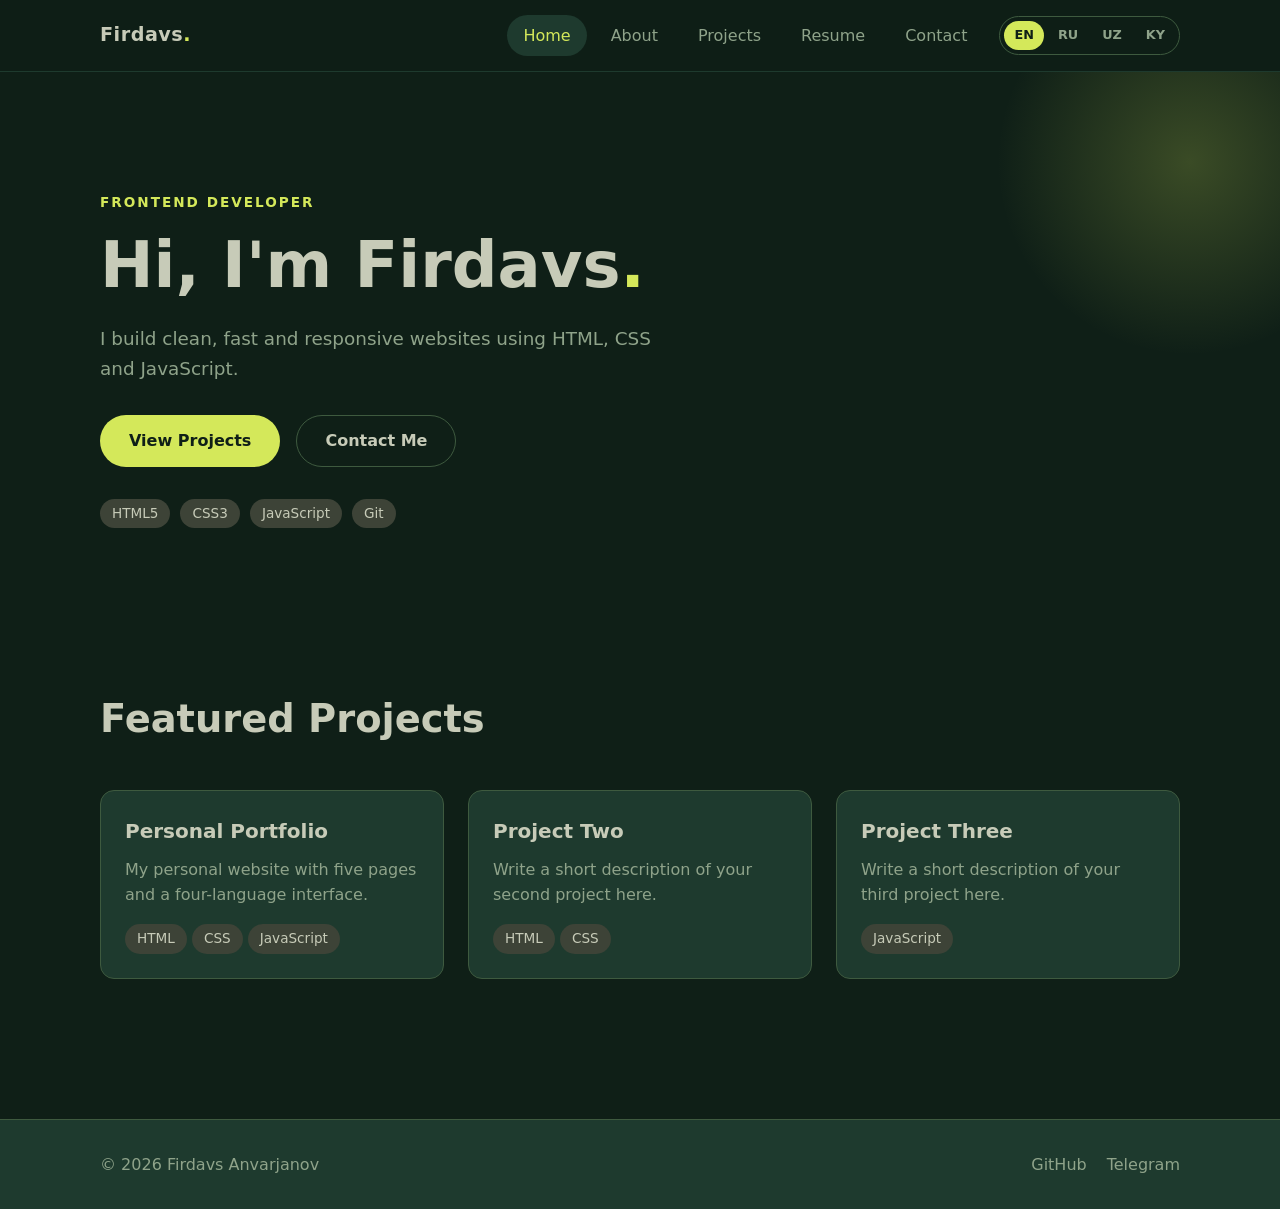
<file: index.html>
<!DOCTYPE html>
<html lang="en">
<head>
  <meta charset="UTF-8" />
  <meta name="viewport" content="width=device-width, initial-scale=1.0" />
  <meta name="description" content="Firdavs Anvarjanov — Frontend Developer portfolio" />
  <title data-i18n="title.home">Firdavs Anvarjanov | Frontend Developer</title>
  <link rel="icon" type="image/svg+xml" href="assets/images/favicon.svg" />
  <link rel="stylesheet" href="css/style.css" />
  <link rel="stylesheet" href="css/components.css" />
  <link rel="stylesheet" href="css/home.css" />
  <link rel="stylesheet" href="css/responsive.css" />
</head>
<body>

  <header class="header">
    <div class="container header__inner">
      <a href="index.html" class="logo">Firdavs<span>.</span></a>

      <nav class="nav" id="nav">
        <ul class="nav__list">
          <li><a href="index.html" class="nav__link" data-i18n="nav.home">Home</a></li>
          <li><a href="about.html" class="nav__link" data-i18n="nav.about">About</a></li>
          <li><a href="projects.html" class="nav__link" data-i18n="nav.projects">Projects</a></li>
          <li><a href="resume.html" class="nav__link" data-i18n="nav.resume">Resume</a></li>
          <li><a href="contact.html" class="nav__link" data-i18n="nav.contact">Contact</a></li>
        </ul>
      </nav>

      <div class="lang" id="lang-switcher">
        <button type="button" class="lang__btn" data-lang="en">EN</button>
        <button type="button" class="lang__btn" data-lang="ru">RU</button>
        <button type="button" class="lang__btn" data-lang="uz">UZ</button>
        <button type="button" class="lang__btn" data-lang="ky">KY</button>
      </div>

      <button class="burger" id="burger" aria-label="Open menu">☰</button>
    </div>
  </header>

  <main>
    <section class="hero section">
      <div class="container hero__inner">
        <p class="hero__label" data-i18n="home.label">Frontend Developer</p>
        <h1><span data-i18n="home.title">Hi, I'm Firdavs</span><span class="text-accent">.</span></h1>
        <p class="hero__text" data-i18n="home.text">
          I build clean, fast and responsive websites using HTML, CSS and JavaScript.
        </p>

        <div class="hero__buttons">
          <a href="projects.html" class="btn btn--primary" data-i18n="home.btnProjects">View Projects</a>
          <a href="contact.html" class="btn btn--outline" data-i18n="home.btnContact">Contact Me</a>
        </div>

        <ul class="hero__tags">
          <li class="tag">HTML5</li>
          <li class="tag">CSS3</li>
          <li class="tag">JavaScript</li>
          <li class="tag">Git</li>
        </ul>
      </div>
    </section>

    <section class="section">
      <div class="container">
        <h2 class="section-title" data-i18n="home.featured">Featured Projects</h2>

        <div class="projects-grid">
          <article class="card">
            <h3 data-i18n="proj.1.title">Personal Portfolio</h3>
            <p class="text-muted" data-i18n="proj.1.desc">My personal website with five pages and a four-language interface.</p>
            <span class="tag">HTML</span>
            <span class="tag">CSS</span>
            <span class="tag">JavaScript</span>
          </article>

          <article class="card">
            <h3 data-i18n="proj.2.title">Project Two</h3>
            <p class="text-muted" data-i18n="proj.2.desc">Write a short description of your second project here.</p>
            <span class="tag">HTML</span>
            <span class="tag">CSS</span>
          </article>

          <article class="card">
            <h3 data-i18n="proj.3.title">Project Three</h3>
            <p class="text-muted" data-i18n="proj.3.desc">Write a short description of your third project here.</p>
            <span class="tag">JavaScript</span>
          </article>
        </div>
      </div>
    </section>
  </main>

  <footer class="footer">
    <div class="container footer__inner">
      <p class="text-muted">© 2026 Firdavs Anvarjanov</p>
      <div class="footer__links">
        <a href="https://github.com/" target="_blank" rel="noopener">GitHub</a>
        <a href="https://t.me/" target="_blank" rel="noopener">Telegram</a>
      </div>
    </div>
  </footer>

  <script src="js/navigation.js"></script>
  <script src="js/main.js"></script>
  <script src="js/animations.js"></script>
  <script src="js/translations/en.js"></script>
  <script src="js/translations/ru.js"></script>
  <script src="js/translations/uz.js"></script>
  <script src="js/translations/ky.js"></script>
  <script src="js/language.js"></script>
</body>
</html>
</file>
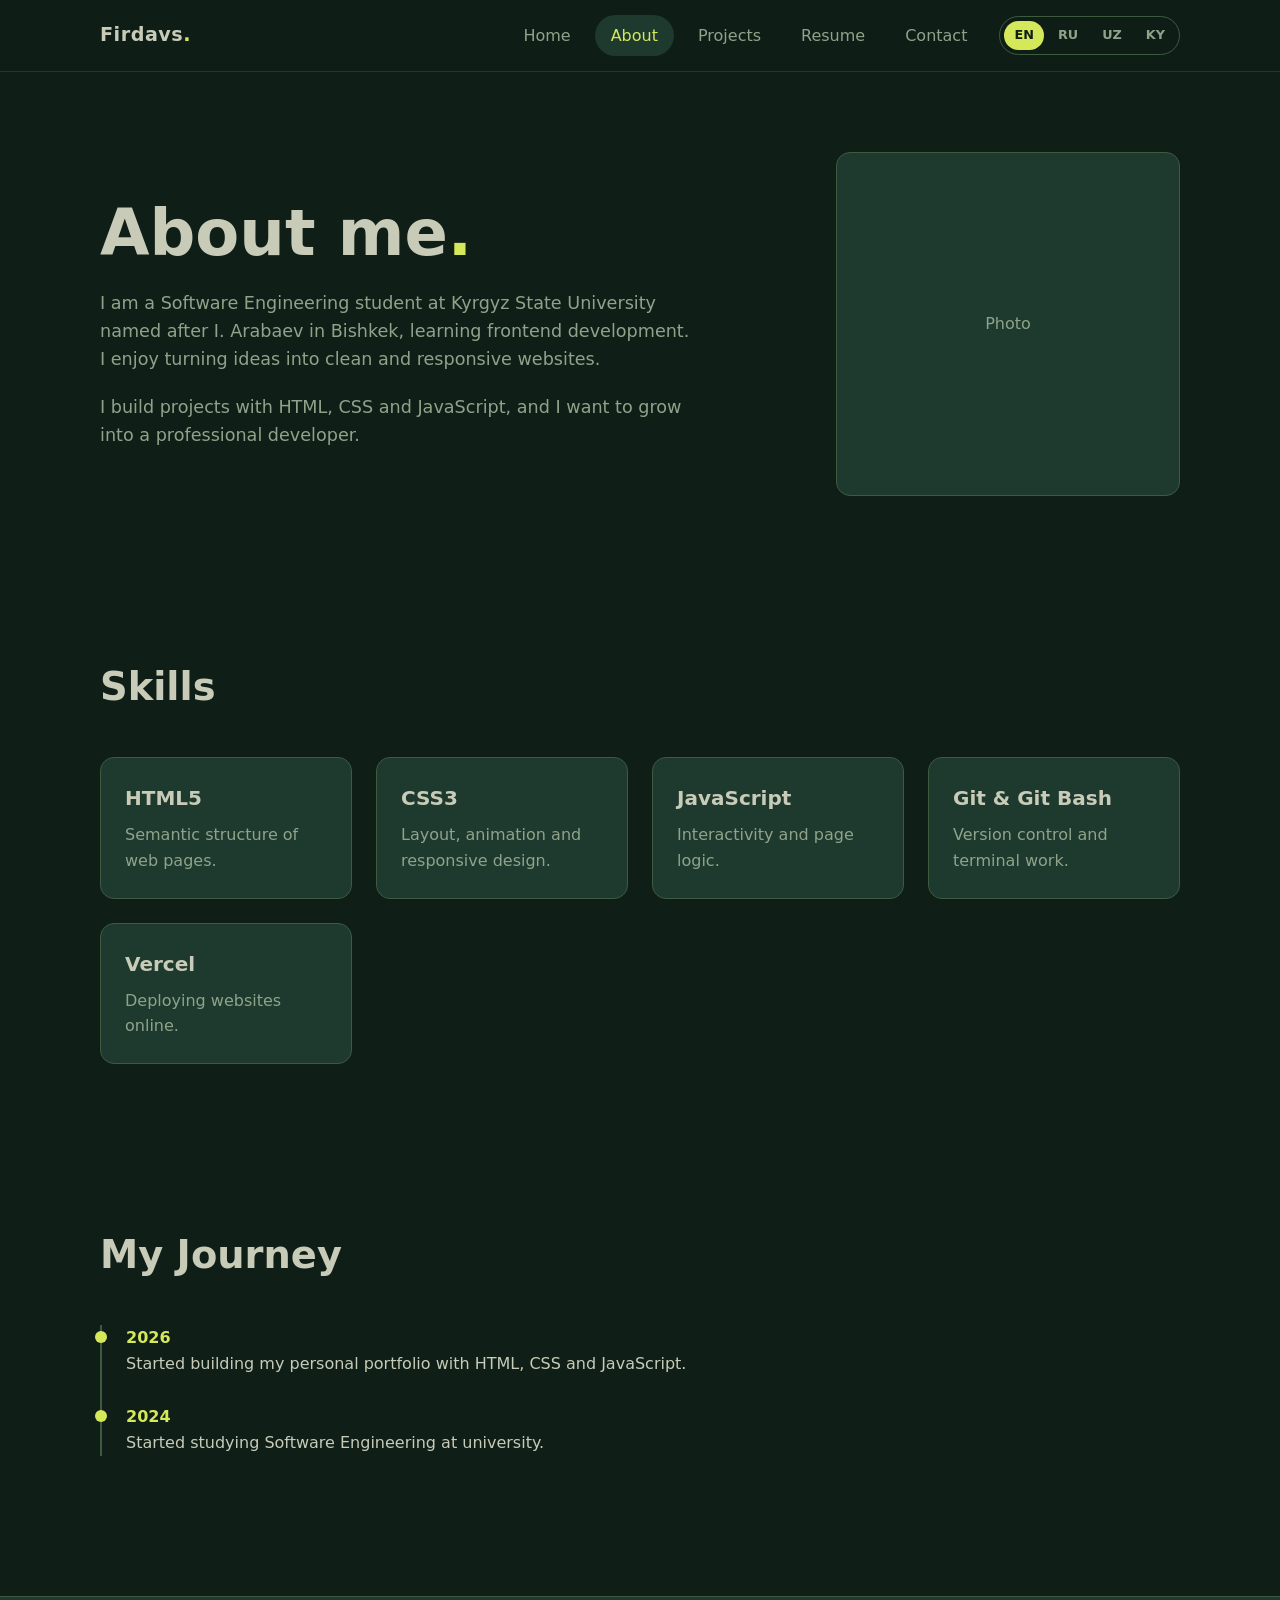
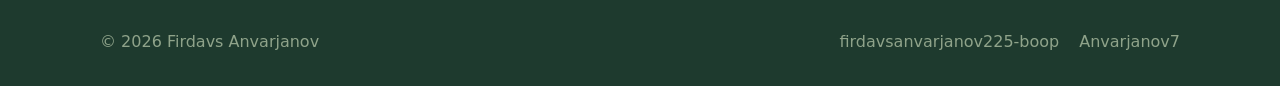
<file: about.html>
<!DOCTYPE html>
<html lang="en">
<head>
  <meta charset="UTF-8" />
  <meta name="viewport" content="width=device-width, initial-scale=1.0" />
  <meta name="description" content="About Firdavs Anvarjanov" />
  <title data-i18n="title.about">About | Firdavs Anvarjanov</title>
  <link rel="icon" type="image/svg+xml" href="assets/images/favicon.svg" />
  <link rel="stylesheet" href="css/style.css" />
  <link rel="stylesheet" href="css/components.css" />
  <link rel="stylesheet" href="css/about.css" />
  <link rel="stylesheet" href="css/responsive.css" />
</head>
<body>

  <header class="header">
    <div class="container header__inner">
      <a href="index.html" class="logo">Firdavs<span>.</span></a>

      <nav class="nav" id="nav">
        <ul class="nav__list">
          <li><a href="index.html" class="nav__link" data-i18n="nav.home">Home</a></li>
          <li><a href="about.html" class="nav__link" data-i18n="nav.about">About</a></li>
          <li><a href="projects.html" class="nav__link" data-i18n="nav.projects">Projects</a></li>
          <li><a href="resume.html" class="nav__link" data-i18n="nav.resume">Resume</a></li>
          <li><a href="contact.html" class="nav__link" data-i18n="nav.contact">Contact</a></li>
        </ul>
      </nav>

      <div class="lang" id="lang-switcher">
        <button type="button" class="lang__btn" data-lang="en">EN</button>
        <button type="button" class="lang__btn" data-lang="ru">RU</button>
        <button type="button" class="lang__btn" data-lang="uz">UZ</button>
        <button type="button" class="lang__btn" data-lang="ky">KY</button>
      </div>

      <button class="burger" id="burger" aria-label="Open menu">☰</button>
    </div>
  </header>

  <main>
    <section class="section">
      <div class="container about__intro">
        <div>
          <h1><span data-i18n="about.title">About me</span><span class="text-accent">.</span></h1>
          <p class="about__text" data-i18n="about.p1">
            I am a frontend developer who enjoys turning ideas into clean and
            responsive websites. Write a few sentences about yourself here.
          </p>
          <p class="about__text" data-i18n="about.p2">
            I am learning and building with HTML, CSS and JavaScript, and I
            want to grow into a professional developer.
          </p>
        </div>

        <div class="about__photo">Photo</div>
      </div>
    </section>

    <section class="section">
      <div class="container">
        <h2 class="section-title" data-i18n="skills.title">Skills</h2>

        <div class="skills-grid">
          <article class="card">
            <h3>HTML5</h3>
            <p class="text-muted" data-i18n="about.s1.desc">Semantic structure of web pages.</p>
          </article>
          <article class="card">
            <h3>CSS3</h3>
            <p class="text-muted" data-i18n="about.s2.desc">Layout, animation and responsive design.</p>
          </article>
          <article class="card">
            <h3>JavaScript</h3>
            <p class="text-muted" data-i18n="about.s3.desc">Interactivity and page logic.</p>
          </article>
          <article class="card">
            <h3>Git &amp; Git Bash</h3>
            <p class="text-muted" data-i18n="about.s4.desc">Version control and terminal work.</p>
          </article>
          <article class="card">
            <h3>Vercel</h3>
            <p class="text-muted" data-i18n="about.s5.desc">Deploying websites online.</p>
          </article>
        </div>
      </div>
    </section>

    <section class="section">
      <div class="container">
        <h2 class="section-title" data-i18n="about.journey">My Journey</h2>

        <ul class="timeline">
          <li class="timeline__item">
            <span class="timeline__year">2026</span>
            <p data-i18n="about.j1.text">Started building my personal portfolio with HTML, CSS and JavaScript.</p>
          </li>
          <li class="timeline__item">
            <span class="timeline__year" data-i18n="about.j2.year">Year</span>
            <p data-i18n="about.j2.text">Add your next milestone here.</p>
          </li>
        </ul>
      </div>
    </section>
  </main>

  <footer class="footer">
    <div class="container footer__inner">
      <p class="text-muted">© 2026 Firdavs Anvarjanov</p>
      <div class="footer__links">
        <a href="https://github.com/firdavsanvarjanov225-boop" target="_blank" rel="noopener">firdavsanvarjanov225-boop</a>
        <a href="https://t.me/Anvarjanov7" target="_blank" rel="noopener">Anvarjanov7</a>
      </div>
    </div>
  </footer>

  <script src="js/navigation.js"></script>
  <script src="js/main.js"></script>
  <script src="js/animations.js"></script>
  <script src="js/translations/en.js"></script>
  <script src="js/translations/ru.js"></script>
  <script src="js/translations/uz.js"></script>
  <script src="js/translations/ky.js"></script>
  <script src="js/language.js"></script>
</body>
</html>
</file>
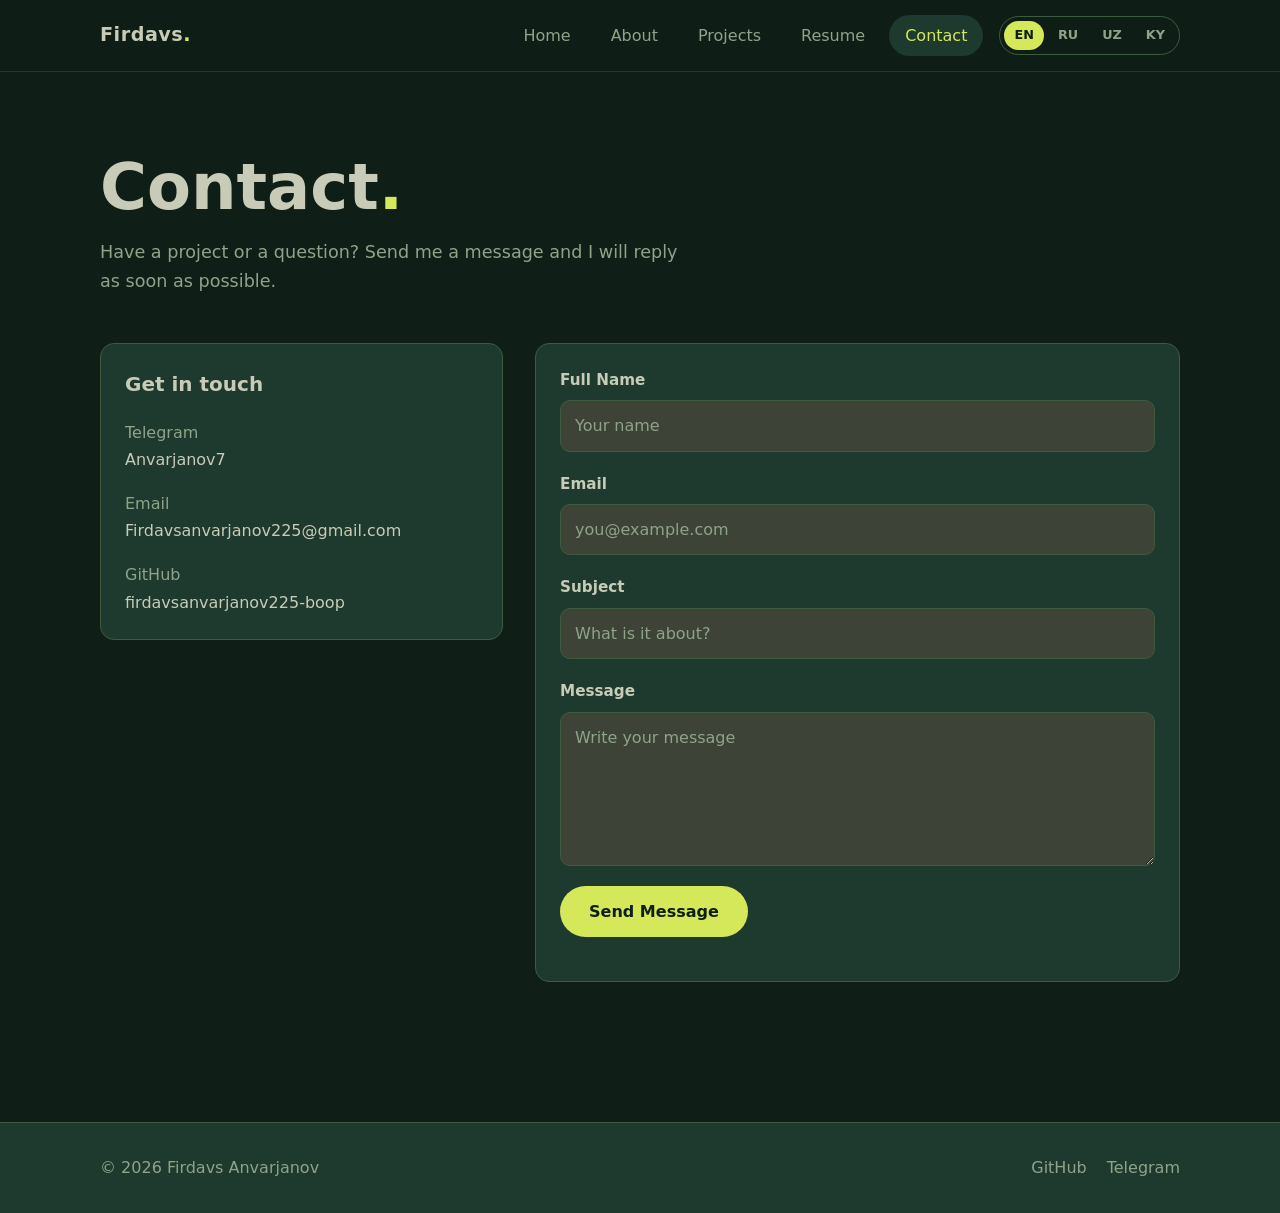
<file: contact.html>
<!DOCTYPE html>
<html lang="en">
<head>
  <meta charset="UTF-8" />
  <meta name="viewport" content="width=device-width, initial-scale=1.0" />
  <meta name="description" content="Contact Firdavs Anvarjanov" />
  <title data-i18n="title.contact">Contact | Firdavs Anvarjanov</title>
  <link rel="icon" type="image/svg+xml" href="assets/images/favicon.svg" />
  <link rel="stylesheet" href="css/style.css" />
  <link rel="stylesheet" href="css/components.css" />
  <link rel="stylesheet" href="css/contact.css" />
  <link rel="stylesheet" href="css/responsive.css" />
</head>
<body>

  <header class="header">
    <div class="container header__inner">
      <a href="index.html" class="logo">Firdavs<span>.</span></a>

      <nav class="nav" id="nav">
        <ul class="nav__list">
          <li><a href="index.html" class="nav__link" data-i18n="nav.home">Home</a></li>
          <li><a href="about.html" class="nav__link" data-i18n="nav.about">About</a></li>
          <li><a href="projects.html" class="nav__link" data-i18n="nav.projects">Projects</a></li>
          <li><a href="resume.html" class="nav__link" data-i18n="nav.resume">Resume</a></li>
          <li><a href="contact.html" class="nav__link" data-i18n="nav.contact">Contact</a></li>
        </ul>
      </nav>

      <div class="lang" id="lang-switcher">
        <button type="button" class="lang__btn" data-lang="en">EN</button>
        <button type="button" class="lang__btn" data-lang="ru">RU</button>
        <button type="button" class="lang__btn" data-lang="uz">UZ</button>
        <button type="button" class="lang__btn" data-lang="ky">KY</button>
      </div>

      <button class="burger" id="burger" aria-label="Open menu">☰</button>
    </div>
  </header>

  <main>
    <section class="section">
      <div class="container">
        <h1><span data-i18n="contact.title">Contact</span><span class="text-accent">.</span></h1>
        <p class="contact__intro" data-i18n="contact.intro">
          Have a project or a question? Send me a message and I will reply as soon as possible.
        </p>

        <div class="contact__layout">

          <aside class="card contact__info">
            <h3 data-i18n="contact.touch">Get in touch</h3>
            <ul class="contact__list">
              <li>
                <span class="text-muted">Telegram</span>
                <a href="https://t.me/Anvarjanov7" target="_blank" rel="noopener">Anvarjanov7</a>
              </li>
              <li>
                <span class="text-muted">Email</span>
                <a href="mailto:firdavsanvarjanov225@gmail.com">Firdavsanvarjanov225@gmail.com</a>
              </li>
              <li>
                <span class="text-muted">GitHub</span>
                <a href="https://github.com/firdavsanvarjanov225-boop" target="_blank" rel="noopener">firdavsanvarjanov225-boop</a>
              </li>
            </ul>
          </aside>

          <form class="card form" id="contact-form" novalidate>
            <div class="form__group">
              <label for="name" data-i18n="form.name">Full Name</label>
              <input type="text" id="name" name="name" placeholder="Your name" data-i18n-placeholder="form.ph.name" />
            </div>

            <div class="form__group">
              <label for="email" data-i18n="form.email">Email</label>
              <input type="email" id="email" name="email" placeholder="you@example.com" data-i18n-placeholder="form.ph.email" />
            </div>

            <div class="form__group">
              <label for="subject" data-i18n="form.subject">Subject</label>
              <input type="text" id="subject" name="subject" placeholder="What is it about?" data-i18n-placeholder="form.ph.subject" />
            </div>

            <div class="form__group">
              <label for="message" data-i18n="form.message">Message</label>
              <textarea id="message" name="message" rows="5" placeholder="Write your message" data-i18n-placeholder="form.ph.message"></textarea>
            </div>
             <input type="text" name="website" class="form__trap" tabindex="-1" autocomplete="off" aria-hidden="true" />

            <button type="submit" class="btn btn--primary" data-i18n="form.send">Send Message</button>
          </form>

        </div>
      </div>
    </section>
  </main>

  <footer class="footer">
    <div class="container footer__inner">
      <p class="text-muted">© 2026 Firdavs Anvarjanov</p>
      <div class="footer__links">
        <a href="https://github.com/" target="_blank" rel="noopener">GitHub</a>
        <a href="https://t.me/" target="_blank" rel="noopener">Telegram</a>
      </div>
    </div>
  </footer>

  <script src="js/navigation.js"></script>
  <script src="js/main.js"></script>
  <script src="js/animations.js"></script>
  <script src="js/translations/en.js"></script>
  <script src="js/translations/ru.js"></script>
  <script src="js/translations/uz.js"></script>
  <script src="js/translations/ky.js"></script>
  <script src="js/language.js"></script>
  <script src="js/contact.js"></script>
</body>
</html>
</file>
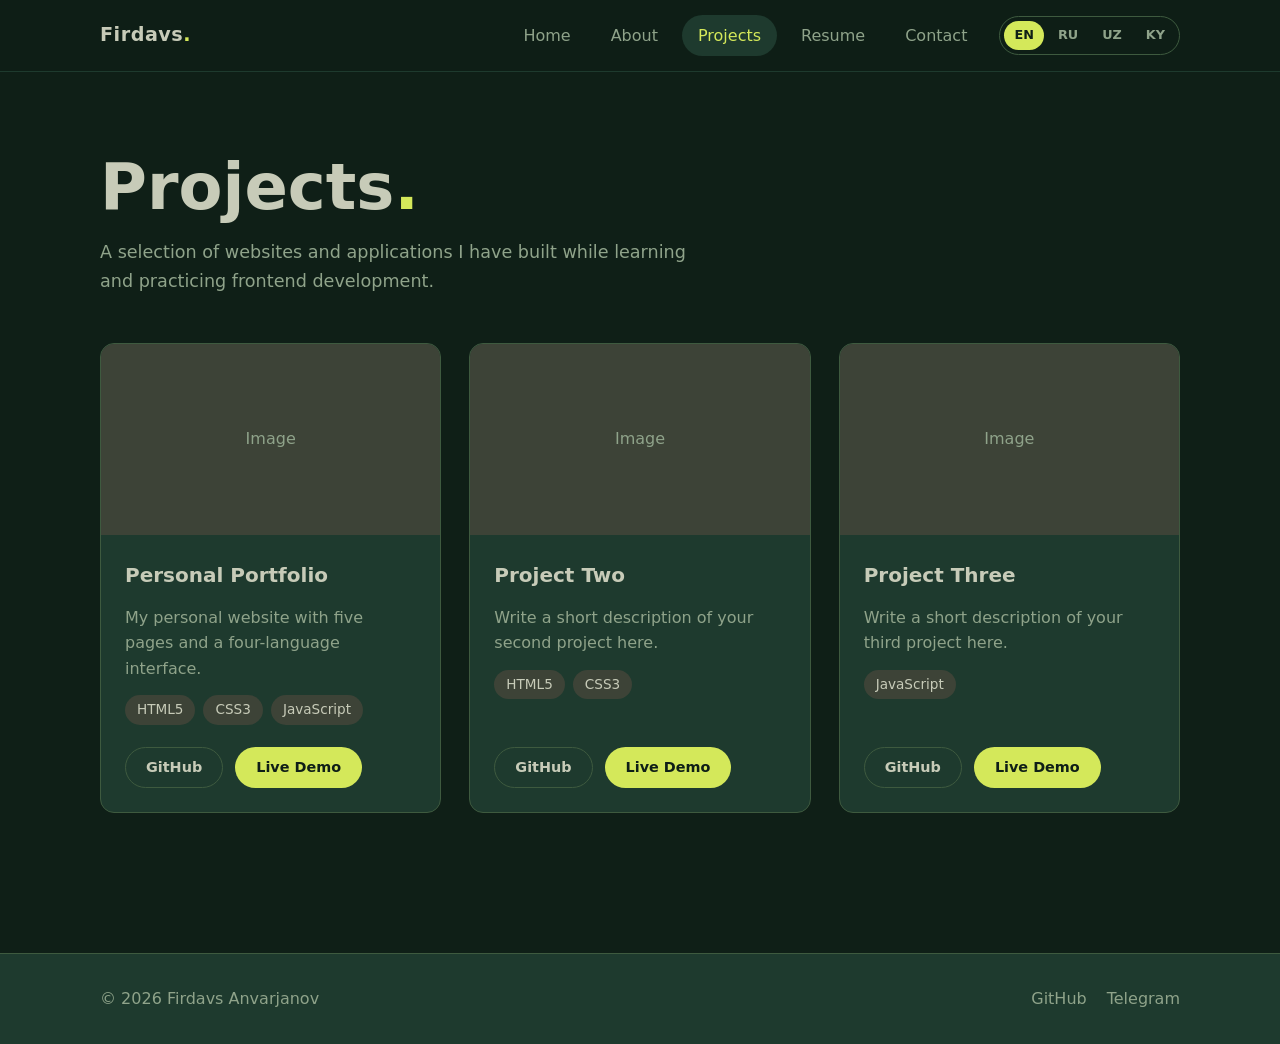
<file: projects.html>
<!DOCTYPE html>
<html lang="en">
<head>
  <meta charset="UTF-8" />
  <meta name="viewport" content="width=device-width, initial-scale=1.0" />
  <meta name="description" content="Projects by Firdavs Anvarjanov" />
  <title data-i18n="title.projects">Projects | Firdavs Anvarjanov</title>
  <link rel="icon" type="image/svg+xml" href="assets/images/favicon.svg" />
  <link rel="stylesheet" href="css/style.css" />
  <link rel="stylesheet" href="css/components.css" />
  <link rel="stylesheet" href="css/projects.css" />
  <link rel="stylesheet" href="css/responsive.css" />
</head>
<body>

  <header class="header">
    <div class="container header__inner">
      <a href="index.html" class="logo">Firdavs<span>.</span></a>

      <nav class="nav" id="nav">
        <ul class="nav__list">
          <li><a href="index.html" class="nav__link" data-i18n="nav.home">Home</a></li>
          <li><a href="about.html" class="nav__link" data-i18n="nav.about">About</a></li>
          <li><a href="projects.html" class="nav__link" data-i18n="nav.projects">Projects</a></li>
          <li><a href="resume.html" class="nav__link" data-i18n="nav.resume">Resume</a></li>
          <li><a href="contact.html" class="nav__link" data-i18n="nav.contact">Contact</a></li>
        </ul>
      </nav>

      <div class="lang" id="lang-switcher">
        <button type="button" class="lang__btn" data-lang="en">EN</button>
        <button type="button" class="lang__btn" data-lang="ru">RU</button>
        <button type="button" class="lang__btn" data-lang="uz">UZ</button>
        <button type="button" class="lang__btn" data-lang="ky">KY</button>
      </div>

      <button class="burger" id="burger" aria-label="Open menu">☰</button>
    </div>
  </header>

  <main>
    <section class="section">
      <div class="container">
        <h1><span data-i18n="projects.title">Projects</span><span class="text-accent">.</span></h1>
        <p class="projects__intro" data-i18n="projects.intro">
          A selection of websites and applications I have built while learning
          and practicing frontend development.
        </p>

        <div class="projects-list">

          <article class="card project">
            <div class="project__image">Image</div>
            <div class="project__body">
              <h3 data-i18n="proj.1.title">Personal Portfolio</h3>
              <p class="text-muted" data-i18n="proj.1.desc">
                My personal website with five pages and a four-language interface.
              </p>
              <ul class="project__tags">
                <li class="tag">HTML5</li>
                <li class="tag">CSS3</li>
                <li class="tag">JavaScript</li>
              </ul>
              <div class="project__links">
                <a href="https://github.com/" class="btn btn--outline" target="_blank" rel="noopener">GitHub</a>
                <a href="#" class="btn btn--primary" target="_blank" rel="noopener" data-i18n="projects.demo">Live Demo</a>
              </div>
            </div>
          </article>

          <article class="card project">
            <div class="project__image">Image</div>
            <div class="project__body">
              <h3 data-i18n="proj.2.title">Project Two</h3>
              <p class="text-muted" data-i18n="proj.2.desc">
                Write a short description of your second project here.
              </p>
              <ul class="project__tags">
                <li class="tag">HTML5</li>
                <li class="tag">CSS3</li>
              </ul>
              <div class="project__links">
                <a href="https://github.com/" class="btn btn--outline" target="_blank" rel="noopener">GitHub</a>
                <a href="#" class="btn btn--primary" target="_blank" rel="noopener" data-i18n="projects.demo">Live Demo</a>
              </div>
            </div>
          </article>

          <article class="card project">
            <div class="project__image">Image</div>
            <div class="project__body">
              <h3 data-i18n="proj.3.title">Project Three</h3>
              <p class="text-muted" data-i18n="proj.3.desc">
                Write a short description of your third project here.
              </p>
              <ul class="project__tags">
                <li class="tag">JavaScript</li>
              </ul>
              <div class="project__links">
                <a href="https://github.com/" class="btn btn--outline" target="_blank" rel="noopener">GitHub</a>
                <a href="#" class="btn btn--primary" target="_blank" rel="noopener" data-i18n="projects.demo">Live Demo</a>
              </div>
            </div>
          </article>

        </div>
      </div>
    </section>
  </main>

  <footer class="footer">
    <div class="container footer__inner">
      <p class="text-muted">© 2026 Firdavs Anvarjanov</p>
      <div class="footer__links">
        <a href="https://github.com/" target="_blank" rel="noopener">GitHub</a>
        <a href="https://t.me/" target="_blank" rel="noopener">Telegram</a>
      </div>
    </div>
  </footer>

  <script src="js/navigation.js"></script>
  <script src="js/main.js"></script>
  <script src="js/animations.js"></script>
  <script src="js/translations/en.js"></script>
  <script src="js/translations/ru.js"></script>
  <script src="js/translations/uz.js"></script>
  <script src="js/translations/ky.js"></script>
  <script src="js/language.js"></script>
</body>
</html>
</file>
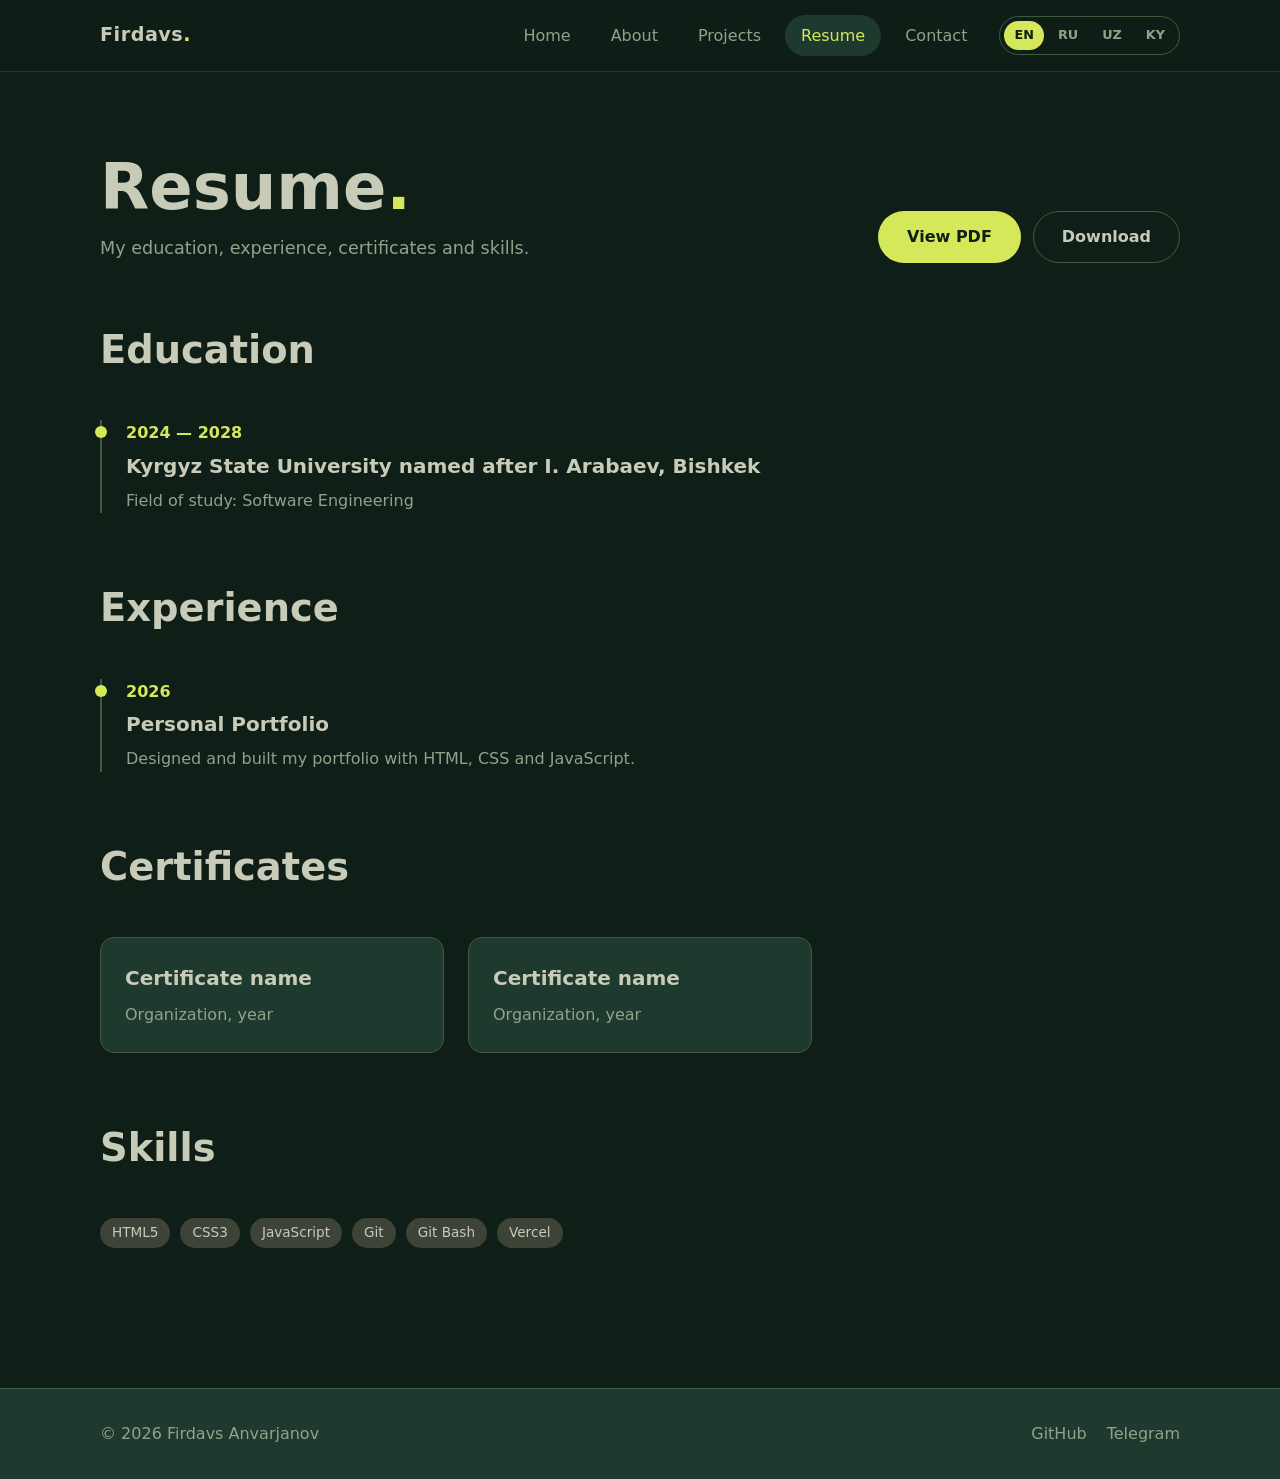
<file: resume.html>
<!DOCTYPE html>
<html lang="en">
<head>
  <meta charset="UTF-8" />
  <meta name="viewport" content="width=device-width, initial-scale=1.0" />
  <meta name="description" content="Resume of Firdavs Anvarjanov" />
  <title data-i18n="title.resume">Resume | Firdavs Anvarjanov</title>
  <link rel="icon" type="image/svg+xml" href="assets/images/favicon.svg" />
  <link rel="stylesheet" href="css/style.css" />
  <link rel="stylesheet" href="css/components.css" />
  <link rel="stylesheet" href="css/about.css" />
  <link rel="stylesheet" href="css/resume.css" />
  <link rel="stylesheet" href="css/responsive.css" />
</head>
<body>

  <header class="header">
    <div class="container header__inner">
      <a href="index.html" class="logo">Firdavs<span>.</span></a>

      <nav class="nav" id="nav">
        <ul class="nav__list">
          <li><a href="index.html" class="nav__link" data-i18n="nav.home">Home</a></li>
          <li><a href="about.html" class="nav__link" data-i18n="nav.about">About</a></li>
          <li><a href="projects.html" class="nav__link" data-i18n="nav.projects">Projects</a></li>
          <li><a href="resume.html" class="nav__link" data-i18n="nav.resume">Resume</a></li>
          <li><a href="contact.html" class="nav__link" data-i18n="nav.contact">Contact</a></li>
        </ul>
      </nav>

      <div class="lang" id="lang-switcher">
        <button type="button" class="lang__btn" data-lang="en">EN</button>
        <button type="button" class="lang__btn" data-lang="ru">RU</button>
        <button type="button" class="lang__btn" data-lang="uz">UZ</button>
        <button type="button" class="lang__btn" data-lang="ky">KY</button>
      </div>

      <button class="burger" id="burger" aria-label="Open menu">☰</button>
    </div>
  </header>

  <main>
    <section class="section">
      <div class="container">

        <div class="resume__head">
          <div>
            <h1><span data-i18n="resume.title">Resume</span><span class="text-accent">.</span></h1>
            <p class="resume__intro" data-i18n="resume.intro">
              My education, experience, certificates and skills.
            </p>
          </div>

          <div class="resume__actions">
            <a href="assets/documents/resume.pdf" class="btn btn--primary" target="_blank" rel="noopener" data-i18n="resume.view">View PDF</a>
            <a href="assets/documents/resume.pdf" class="btn btn--outline" download data-i18n="resume.download">Download</a>
          </div>
        </div>

        <h2 class="section-title" data-i18n="resume.education">Education</h2>
        <ul class="timeline">
          <li class="timeline__item">
            <span class="timeline__year" data-i18n="resume.edu1.year">2024 — Present</span>
            <h3 data-i18n="resume.edu1.title">University / College name</h3>
            <p class="text-muted" data-i18n="resume.edu1.text">Your field of study.</p>
          </li>
        </ul>

        <h2 class="section-title resume__gap" data-i18n="resume.experience">Experience</h2>
        <ul class="timeline">
          <li class="timeline__item">
            <span class="timeline__year">2026</span>
            <h3 data-i18n="proj.1.title">Personal Portfolio</h3>
            <p class="text-muted" data-i18n="resume.exp1.text">Designed and built my portfolio with HTML, CSS and JavaScript.</p>
          </li>
        </ul>

        <h2 class="section-title resume__gap" data-i18n="resume.certificates">Certificates</h2>
        <div class="resume__grid">
          <article class="card">
            <h3 data-i18n="resume.cert.name">Certificate name</h3>
            <p class="text-muted" data-i18n="resume.cert.org">Organization, year</p>
          </article>
          <article class="card">
            <h3 data-i18n="resume.cert.name">Certificate name</h3>
            <p class="text-muted" data-i18n="resume.cert.org">Organization, year</p>
          </article>
        </div>

        <h2 class="section-title resume__gap" data-i18n="skills.title">Skills</h2>
        <ul class="resume__skills">
          <li class="tag">HTML5</li>
          <li class="tag">CSS3</li>
          <li class="tag">JavaScript</li>
          <li class="tag">Git</li>
          <li class="tag">Git Bash</li>
          <li class="tag">Vercel</li>
        </ul>

      </div>
    </section>
  </main>

  <footer class="footer">
    <div class="container footer__inner">
      <p class="text-muted">© 2026 Firdavs Anvarjanov</p>
      <div class="footer__links">
        <a href="https://github.com/" target="_blank" rel="noopener">GitHub</a>
        <a href="https://t.me/" target="_blank" rel="noopener">Telegram</a>
      </div>
    </div>
  </footer>

  <script src="js/navigation.js"></script>
  <script src="js/main.js"></script>
  <script src="js/animations.js"></script>
  <script src="js/translations/en.js"></script>
  <script src="js/translations/ru.js"></script>
  <script src="js/translations/uz.js"></script>
  <script src="js/translations/ky.js"></script>
  <script src="js/language.js"></script>
</body>
</html>
</file>
<file: css/style.css>
/* ===== Design tokens ===== */
:root {
  --bg: #0f1f17;
  --surface: #1e3a2e;
  --surface-alt: #3d4337;
  --primary: #3e5a3f;
   --muted: #8fa38a;
  --text: #c7cbb8;
  --accent: #d4e85a;

  --font-main: "Inter", "Segoe UI", system-ui, -apple-system, sans-serif;
  --radius: 14px;
  --radius-pill: 999px;
  --container: 1120px;
  --header-h: 72px;
  --shadow: 0 10px 30px rgba(0, 0, 0, 0.35);
  --transition: 0.25s ease;
}

/* ===== Reset ===== */
*,
*::before,
*::after {
  box-sizing: border-box;
  margin: 0;
  padding: 0;
}

html {
  scroll-behavior: smooth;
}

body {
  font-family: var(--font-main);
  background: var(--bg);
  color: var(--text);
  line-height: 1.6;
  min-height: 100vh;
  display: flex;
  flex-direction: column;
}

main {
  flex: 1;
}

img {
  max-width: 100%;
  display: block;
}

a {
  color: inherit;
  text-decoration: none;
}

ul {
  list-style: none;
}

/* ===== Typography ===== */
h1 { font-size: clamp(2.2rem, 6vw, 4rem); line-height: 1.1; }
h2 { font-size: clamp(1.6rem, 4vw, 2.4rem); }
h3 { font-size: 1.25rem; }

.text-muted { color: var(--muted); }
.text-accent { color: var(--accent); }

/* ===== Layout ===== */
.container {
  width: 100%;
  max-width: var(--container);
  margin: 0 auto;
  padding: 0 20px;
}

.section {
  padding: 80px 0;
}

.section-title {
  margin-bottom: 40px;
}

/* ===== Accessibility ===== */
:focus-visible {
  outline: 2px solid var(--accent);
  outline-offset: 3px;
}
</file>
<file: css/components.css>
/* ===== Header ===== */
.header {
  position: sticky;
  top: 0;
  z-index: 100;
  height: var(--header-h);
  background: rgba(15, 31, 23, 0.85);
  backdrop-filter: blur(10px);
  border-bottom: 1px solid var(--surface);
}

.header__inner {
  height: 100%;
  display: flex;
  align-items: center;
  justify-content: space-between;
}

.logo {
  font-weight: 700;
  font-size: 1.2rem;
  letter-spacing: 0.5px;
}

.logo span {
  color: var(--accent);
}

.nav__list {
  display: flex;
  gap: 8px;
}

.nav__link {
  display: block;
  padding: 8px 16px;
  border-radius: var(--radius-pill);
  color: var(--muted);
  transition: var(--transition);
}

.nav__link:hover,
.nav__link.active {
  color: var(--text);
  background: var(--surface);
}

.nav__link.active {
  color: var(--accent);
}

.burger {
  display: none;
  background: none;
  border: 0;
  color: var(--text);
  font-size: 1.8rem;
  cursor: pointer;
}

/* ===== Buttons ===== */
.btn {
  display: inline-block;
  padding: 12px 28px;
  border-radius: var(--radius-pill);
  border: 1px solid transparent;
  font: inherit;
  font-weight: 600;
  cursor: pointer;
  transition: var(--transition);
}

.btn--primary {
  background: var(--accent);
  color: var(--bg);
}

.btn--primary:hover {
  transform: translateY(-2px);
  box-shadow: 0 8px 24px rgba(212, 232, 90, 0.25);
}

.btn--outline {
  border-color: var(--primary);
  color: var(--text);
  background: transparent;
}

.btn--outline:hover {
  background: var(--primary);
}

/* ===== Card ===== */
.card {
  background: var(--surface);
  border: 1px solid var(--primary);
  border-radius: var(--radius);
  padding: 24px;
  transition: var(--transition);
}

.card:hover {
  transform: translateY(-4px);
  box-shadow: var(--shadow);
}

/* ===== Tag ===== */
.tag {
  display: inline-block;
  padding: 4px 12px;
  border-radius: var(--radius-pill);
  background: var(--surface-alt);
  color: var(--text);
  font-size: 0.85rem;
}

/* ===== Footer ===== */
.footer {
  background: var(--surface);
  border-top: 1px solid var(--primary);
  padding: 32px 0;
  margin-top: 60px;
}

.footer__inner {
  display: flex;
  justify-content: space-between;
  align-items: center;
  gap: 16px;
  flex-wrap: wrap;
}

.footer__links {
  display: flex;
  gap: 20px;
}

.footer__links a {
  color: var(--muted);
  transition: var(--transition);
}

.footer__links a:hover {
  color: var(--accent);
}
/* ===== Scroll animations ===== */
.reveal {
  opacity: 0;
  transform: translateY(24px);
  transition: opacity 0.6s ease, transform 0.6s ease;
}

.reveal.visible {
  opacity: 1;
  transform: none;
}

/* ===== Header scroll shadow ===== */
.header.scrolled {
  box-shadow: 0 6px 20px rgba(0, 0, 0, 0.35);
}
/* ===== Language switcher ===== */
.nav {
  margin-left: auto;
}

.lang {
  display: flex;
  gap: 4px;
  margin-left: 16px;
  padding: 4px;
  border: 1px solid var(--primary);
  border-radius: var(--radius-pill);
}

.lang__btn {
  background: none;
  border: 0;
  color: var(--muted);
  font: inherit;
  font-size: 0.8rem;
  font-weight: 600;
  padding: 4px 10px;
  border-radius: var(--radius-pill);
  cursor: pointer;
  transition: var(--transition);
}

.lang__btn:hover {
  color: var(--text);
}

.lang__btn.active {
  background: var(--accent);
  color: var(--bg);
}
</file>
<file: css/home.css>
/* ===== Hero ===== */
.hero {
  position: relative;
  overflow: hidden;
  padding: 120px 0 80px;
}

/* Палитра расмидаги ёруғ нурга ўхшаш ёрқинлик */
.hero::before {
  content: "";
  position: absolute;
  top: -120px;
  right: -120px;
  width: 420px;
  height: 420px;
  background: radial-gradient(circle, rgba(212, 232, 90, 0.22), transparent 65%);
  pointer-events: none;
}

.hero__inner {
  position: relative;
}

.hero__label {
  color: var(--accent);
  font-weight: 600;
  letter-spacing: 2px;
  text-transform: uppercase;
  font-size: 0.85rem;
  margin-bottom: 16px;
}

.hero__text {
  max-width: 560px;
  margin: 24px 0 32px;
  font-size: 1.15rem;
  color: var(--muted);
}

.hero__buttons {
  display: flex;
  gap: 16px;
  flex-wrap: wrap;
  margin-bottom: 32px;
}

.hero__tags {
  display: flex;
  gap: 10px;
  flex-wrap: wrap;
}

/* ===== Projects grid ===== */
.projects-grid {
  display: grid;
  grid-template-columns: repeat(3, 1fr);
  gap: 24px;
}

.projects-grid .card p {
  margin: 10px 0 16px;
}

@media (max-width: 900px) {
  .projects-grid {
    grid-template-columns: repeat(2, 1fr);
  }
}

@media (max-width: 600px) {
  .hero {
    padding: 72px 0 48px;
  }

  .projects-grid {
    grid-template-columns: 1fr;
  }
}
</file>
<file: css/responsive.css>
@media (max-width: 768px) {
  .section {
    padding: 56px 0;
  }

  .burger {
    display: block;
  }

  .nav {
    position: absolute;
    top: var(--header-h);
    left: 0;
    right: 0;
    background: var(--bg);
    border-bottom: 1px solid var(--surface);
    max-height: 0;
    overflow: hidden;
    transition: max-height 0.3s ease;
  }

  .nav.open {
    max-height: 360px;
  }

  .nav__list {
    flex-direction: column;
    padding: 16px 20px;
  }

  .footer__inner {
    flex-direction: column;
    text-align: center;
  }
}
@media (max-width: 768px) {
  .lang {
    margin-left: auto;
    margin-right: 12px;
  }
}
@media (max-width: 400px) {
  .lang {
    margin-right: 8px;
  }

  .lang__btn {
    padding: 4px 7px;
    font-size: 0.75rem;
  }

  .container {
    padding: 0 16px;
  }
}
</file>
<file: css/about.css>
/* ===== Intro ===== */
.about__intro {
  display: grid;
  grid-template-columns: 2fr 1fr;
  gap: 48px;
  align-items: center;
}

.about__text {
  margin-top: 20px;
  color: var(--muted);
  font-size: 1.1rem;
  max-width: 600px;
}

.about__photo {
  aspect-ratio: 1 / 1;
  border-radius: var(--radius);
  border: 1px solid var(--primary);
  background: var(--surface);
  display: flex;
  align-items: center;
  justify-content: center;
  color: var(--muted);
}

/* ===== Skills ===== */
.skills-grid {
  display: grid;
  grid-template-columns: repeat(auto-fit, minmax(220px, 1fr));
  gap: 24px;
}

.skills-grid .card p {
  margin-top: 8px;
}

/* ===== Timeline ===== */
.timeline {
  border-left: 2px solid var(--primary);
  padding-left: 24px;
  display: flex;
  flex-direction: column;
  gap: 28px;
}

.timeline__item {
  position: relative;
}

.timeline__item::before {
  content: "";
  position: absolute;
  left: -31px;
  top: 6px;
  width: 12px;
  height: 12px;
  border-radius: 50%;
  background: var(--accent);
}

.timeline__year {
  color: var(--accent);
  font-weight: 700;
}

@media (max-width: 768px) {
  .about__intro {
    grid-template-columns: 1fr;
  }

  .about__photo {
    max-width: 240px;
  }
}
</file>
<file: css/contact.css>
.contact__intro {
  margin-top: 16px;
  max-width: 600px;
  color: var(--muted);
  font-size: 1.1rem;
}

.contact__layout {
  margin-top: 48px;
  display: grid;
  grid-template-columns: 1fr 1.6fr;
  gap: 32px;
  align-items: start;
}

/* Контакт маълумотлари */
.contact__list {
  margin-top: 20px;
  display: flex;
  flex-direction: column;
  gap: 18px;
}

.contact__list li {
  display: flex;
  flex-direction: column;
  gap: 2px;
}

.contact__list a {
  transition: var(--transition);
}

.contact__list a:hover {
  color: var(--accent);
}

/* Форма */
.form {
  display: flex;
  flex-direction: column;
  gap: 20px;
}

.form:hover,
.contact__info:hover {
  transform: none;
  box-shadow: none;
}

.form__group {
  display: flex;
  flex-direction: column;
  gap: 8px;
}

.form__group label {
  font-weight: 600;
  font-size: 0.95rem;
}

.form__group input,
.form__group textarea {
  font: inherit;
  color: var(--text);
  background: var(--surface-alt);
  border: 1px solid var(--primary);
  border-radius: 10px;
  padding: 12px 14px;
  transition: var(--transition);
  resize: vertical;
}

.form__group input::placeholder,
.form__group textarea::placeholder {
  color: var(--muted);
}

.form__group input:focus,
.form__group textarea:focus {
  outline: none;
  border-color: var(--accent);
  box-shadow: 0 0 0 3px rgba(212, 232, 90, 0.15);
}

.form .btn {
  align-self: flex-start;
}

@media (max-width: 768px) {
  .contact__layout {
    grid-template-columns: 1fr;
  }
}
/* ===== Form validation ===== */
.form__error {
  color: #ff8a7a;
  font-size: 0.85rem;
}

.form__group input.invalid,
.form__group textarea.invalid {
  border-color: #ff8a7a;
}

.form__status {
  color: var(--accent);
  font-weight: 600;
}
/* ===== Honeypot (одамга кўринмайди) ===== */
.form__trap {
  position: absolute;
  left: -9999px;
  width: 1px;
  height: 1px;
  opacity: 0;
  pointer-events: none;
}

/* ===== Send status ===== */
.form__status--error {
  color: #ff8a7a;
}

.form__status--info {
  color: var(--muted);
}

.form .btn:disabled {
  opacity: 0.6;
  cursor: not-allowed;
  transform: none;
  box-shadow: none;
}
</file>
<file: css/projects.css>
.projects__intro {
  margin-top: 16px;
  max-width: 600px;
  color: var(--muted);
  font-size: 1.1rem;
}

/* ===== Projects grid ===== */
.projects-list {
  margin-top: 48px;
  display: grid;
  grid-template-columns: repeat(auto-fill, minmax(300px, 1fr));
  gap: 28px;
}

/* ===== Project card ===== */
.project {
  padding: 0;
  overflow: hidden;
  display: flex;
  flex-direction: column;
}

.project__image {
  aspect-ratio: 16 / 9;
  background: var(--surface-alt);
  color: var(--muted);
  display: flex;
  align-items: center;
  justify-content: center;
}

.project__body {
  padding: 24px;
  display: flex;
  flex-direction: column;
  gap: 14px;
  flex: 1;
}

.project__tags {
  display: flex;
  flex-wrap: wrap;
  gap: 8px;
}

.project__links {
  display: flex;
  gap: 12px;
  margin-top: auto;
  padding-top: 8px;
}

.project__links .btn {
  padding: 8px 20px;
  font-size: 0.9rem;
}
</file>
<file: css/resume.css>
.resume__head {
  display: flex;
  justify-content: space-between;
  align-items: flex-end;
  gap: 24px;
  flex-wrap: wrap;
  margin-bottom: 56px;
}

.resume__intro {
  margin-top: 12px;
  color: var(--muted);
  font-size: 1.1rem;
}

.resume__actions {
  display: flex;
  gap: 12px;
  flex-wrap: wrap;
}

.resume__gap {
  margin-top: 64px;
}

/* Вақт чизиғидаги сарлавҳа ва матн оралиғи */
.resume__head ~ .timeline .timeline__item h3 {
  margin: 4px 0 6px;
}

.resume__grid {
  display: grid;
  grid-template-columns: repeat(auto-fill, minmax(260px, 1fr));
  gap: 24px;
}

.resume__grid .card p {
  margin-top: 8px;
}

.resume__skills {
  display: flex;
  flex-wrap: wrap;
  gap: 10px;
}
</file>
